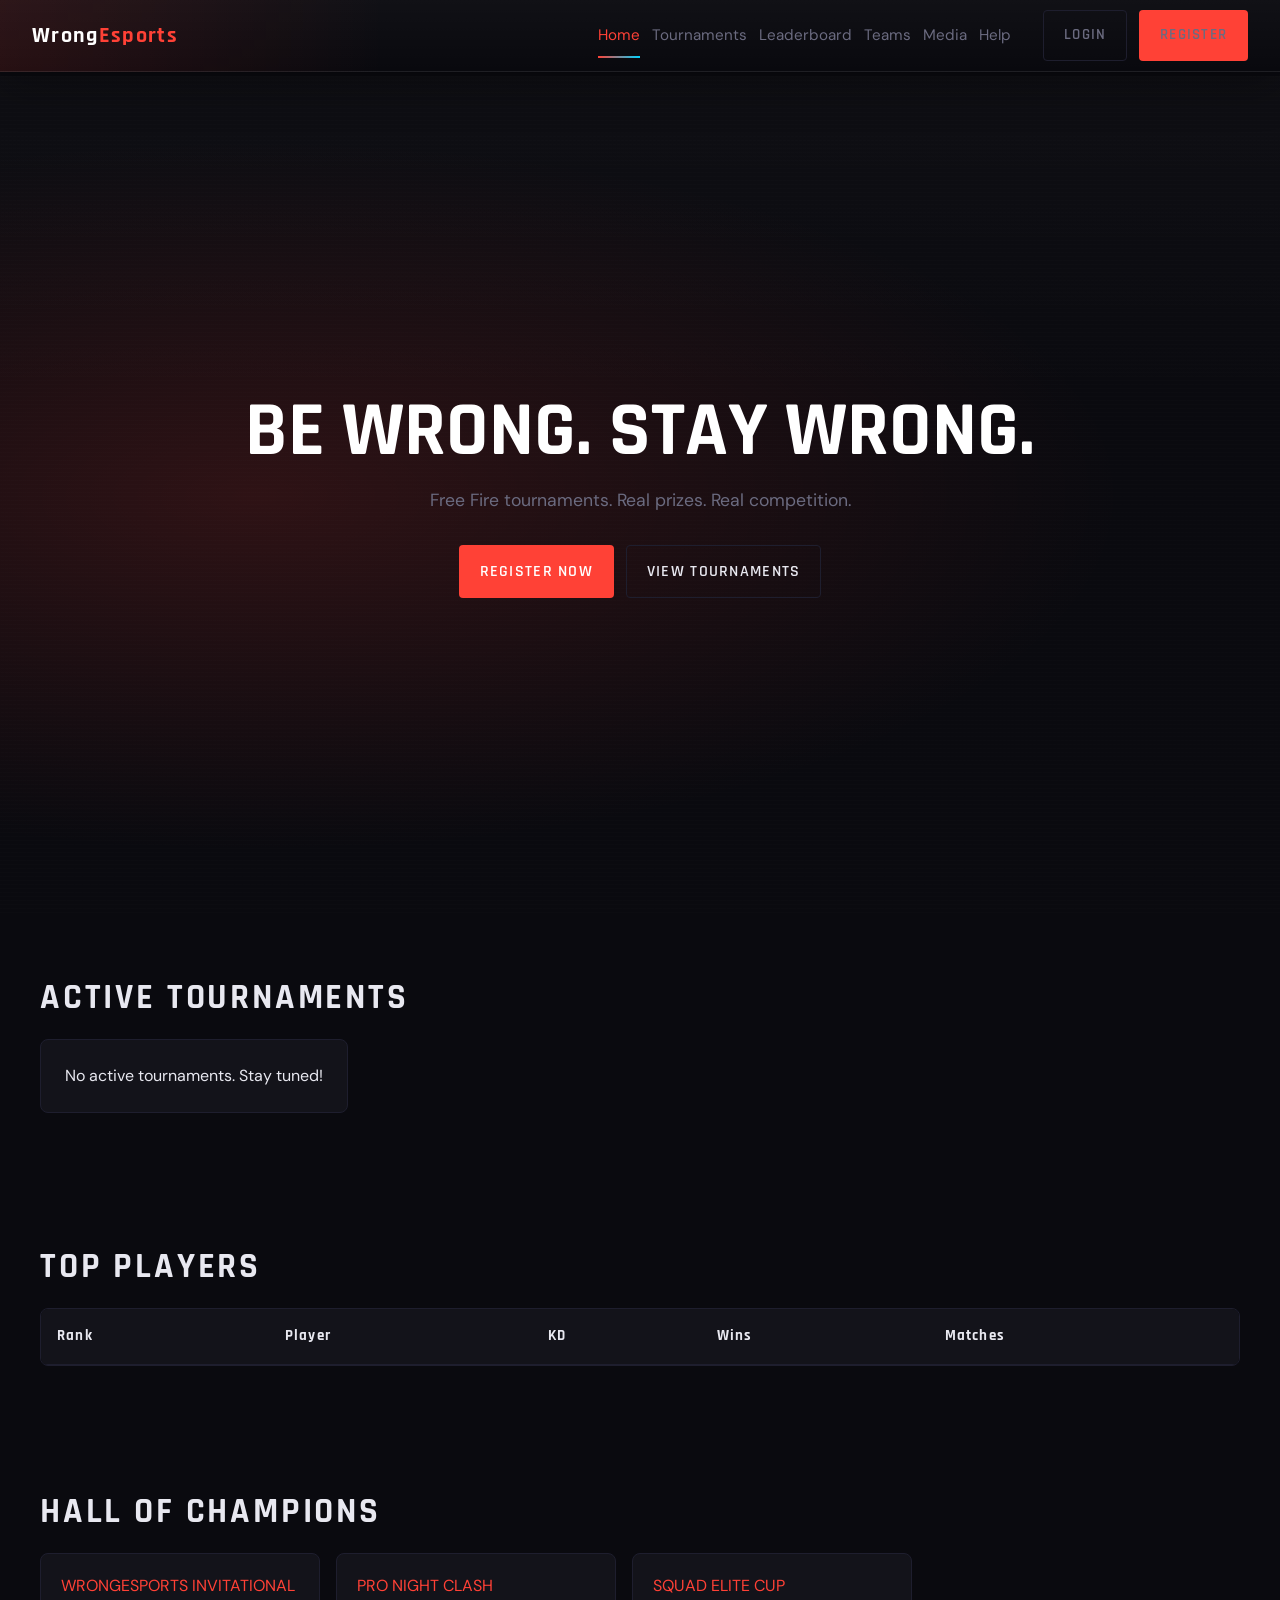
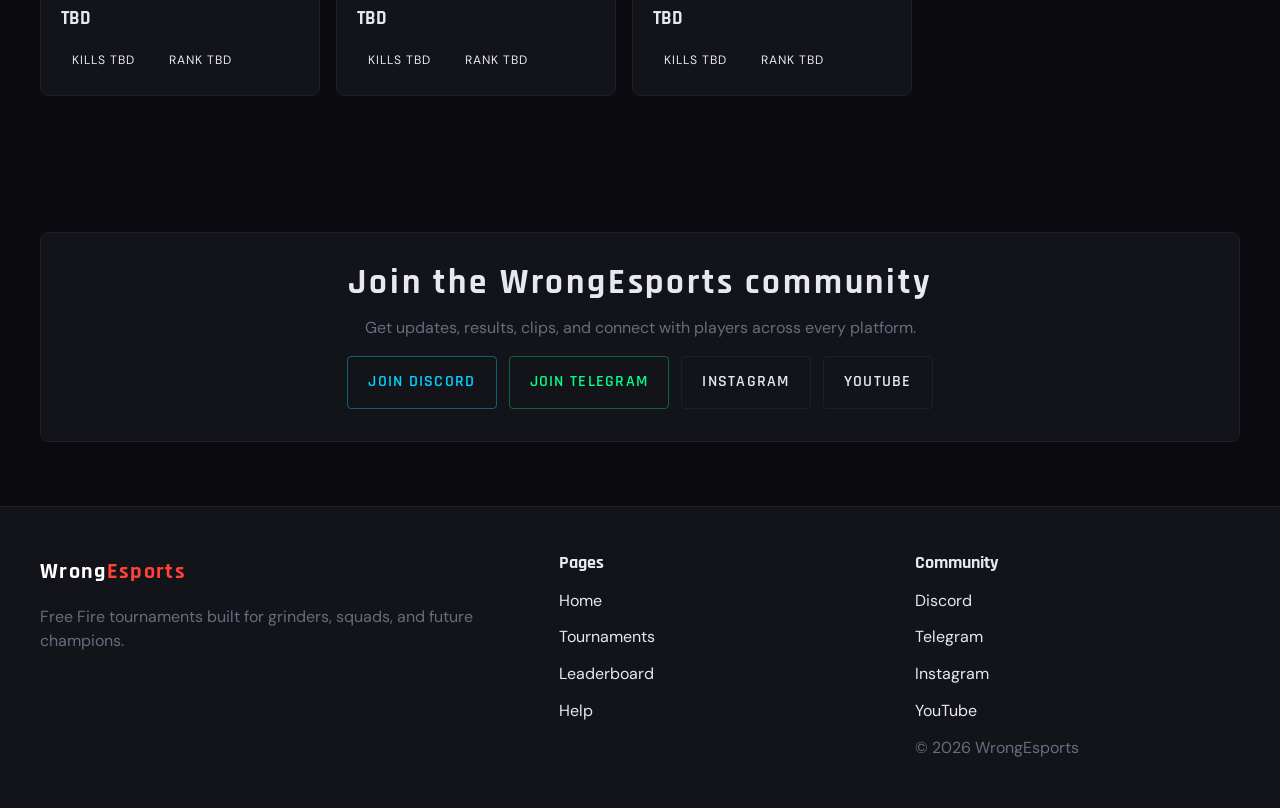
<file: index.html>
<!DOCTYPE html>
<html lang="en">
<head>
  <meta charset="UTF-8">
  <meta name="viewport" content="width=device-width, initial-scale=1.0">
  <title>Home | WrongEsports</title>
  <meta name="description" content="Free Fire tournaments. Real prizes.">
  <meta property="og:title" content="WrongEsports">
  <meta property="og:description" content="Free Fire tournaments. Real prizes.">
  <meta property="og:image" content="https://esports.onlyaadi.in/images/og-banner.png">
  <meta property="og:type" content="website">
  <link rel="stylesheet" href="/style.css">
</head>
<body>
  <nav class="navbar">
    <a href="/" class="nav-logo">Wrong<span>Esports</span></a>
    <button class="nav-toggle" id="navToggle" aria-label="Toggle navigation">&#9776;</button>
    <div class="nav-links" id="navLinks">
      <a href="/">Home</a>
      <a href="/tournaments">Tournaments</a>
      <a href="/leaderboard">Leaderboard</a>
      <a href="/teams">Teams</a>
      <a href="/media">Media</a>
      <a href="/help">Help</a>
    </div>
    <div class="nav-auth" id="navAuth"></div>
  </nav>

  <main>
    <section class="hero hero-home">
      <div class="hero-content">
        <h1>BE WRONG. STAY WRONG.</h1>
        <p>Free Fire tournaments. Real prizes. Real competition.</p>
        <div class="inline-actions" style="justify-content:center; margin-top:2rem;">
          <a href="/register" class="btn-primary">Register Now</a>
          <a href="/tournaments" class="btn-secondary">View Tournaments</a>
        </div>
      </div>
    </section>

    <section class="section">
      <div class="page-shell">
        <div class="section-head"><h2 class="section-title">ACTIVE TOURNAMENTS</h2></div>
        <div class="horizontal-scroll" id="homeTournaments"></div>
      </div>
    </section>

    <section class="section">
      <div class="page-shell">
        <div class="section-head"><h2 class="section-title">TOP PLAYERS</h2></div>
        <div id="topPlayersTable"></div>
      </div>
    </section>

    <section class="section">
      <div class="page-shell">
        <div class="section-head"><h2 class="section-title">HALL OF CHAMPIONS</h2></div>
        <div class="horizontal-scroll">
          <article class="surface-card showcase-card">
            <p style="color:var(--primary);">WRONGESPORTS INVITATIONAL</p>
            <h3 style="margin-top:0.75rem;">TBD</h3>
            <div class="inline-actions" style="margin-top:1rem;"><span class="pill">Kills TBD</span><span class="pill">Rank TBD</span></div>
          </article>
          <article class="surface-card showcase-card">
            <p style="color:var(--primary);">PRO NIGHT CLASH</p>
            <h3 style="margin-top:0.75rem;">TBD</h3>
            <div class="inline-actions" style="margin-top:1rem;"><span class="pill">Kills TBD</span><span class="pill">Rank TBD</span></div>
          </article>
          <article class="surface-card showcase-card">
            <p style="color:var(--primary);">SQUAD ELITE CUP</p>
            <h3 style="margin-top:0.75rem;">TBD</h3>
            <div class="inline-actions" style="margin-top:1rem;"><span class="pill">Kills TBD</span><span class="pill">Rank TBD</span></div>
          </article>
        </div>
        <!-- Admin updates match results which will populate this dynamically in future -->
      </div>
    </section>

    <section class="section">
      <div class="page-shell">
        <div class="community-card card stack">
          <h2 class="section-title">Join the WrongEsports community</h2>
          <p>Get updates, results, clips, and connect with players across every platform.</p>
          <div class="inline-actions" style="justify-content:center;">
            <a class="btn-accent" href="https://discord.com/invite/TvwWTkFPSf" target="_blank" rel="noreferrer">Join Discord</a>
            <a class="btn-success" href="https://t.me/wrongsports" target="_blank" rel="noreferrer">Join Telegram</a>
            <a class="btn-secondary" href="https://www.instagram.com/mrwrongsports/" target="_blank" rel="noreferrer">Instagram</a>
            <a class="btn-secondary" href="https://www.youtube.com/@wrongsprots" target="_blank" rel="noreferrer">YouTube</a>
          </div>
        </div>
      </div>
    </section>
  </main>

  <footer class="footer">
    <div class="page-shell footer-grid">
      <div>
        <div class="nav-logo">Wrong<span>Esports</span></div>
        <p style="margin-top:1rem;">Free Fire tournaments built for grinders, squads, and future champions.</p>
      </div>
      <div>
        <h3 class="footer-title">Pages</h3>
        <div class="footer-links">
          <a href="/">Home</a>
          <a href="/tournaments">Tournaments</a>
          <a href="/leaderboard">Leaderboard</a>
          <a href="/help">Help</a>
        </div>
      </div>
      <div>
        <h3 class="footer-title">Community</h3>
        <div class="footer-links">
          <a href="https://discord.com/invite/TvwWTkFPSf" target="_blank" rel="noreferrer">Discord</a>
          <a href="https://t.me/wrongsports" target="_blank" rel="noreferrer">Telegram</a>
          <a href="https://www.instagram.com/mrwrongsports/" target="_blank" rel="noreferrer">Instagram</a>
          <a href="https://www.youtube.com/@wrongsprots" target="_blank" rel="noreferrer">YouTube</a>
          <p class="footer-copy">&copy; 2026 WrongEsports</p>
        </div>
      </div>
    </div>
  </footer>

  <script src="/js/config.js"></script>
  <script src="/js/auth.js"></script>
  <script src="/js/api.js"></script>
  <script src="/js/app.js"></script>
  <script src="/js/home.js"></script>
</body>
</html>
</file>
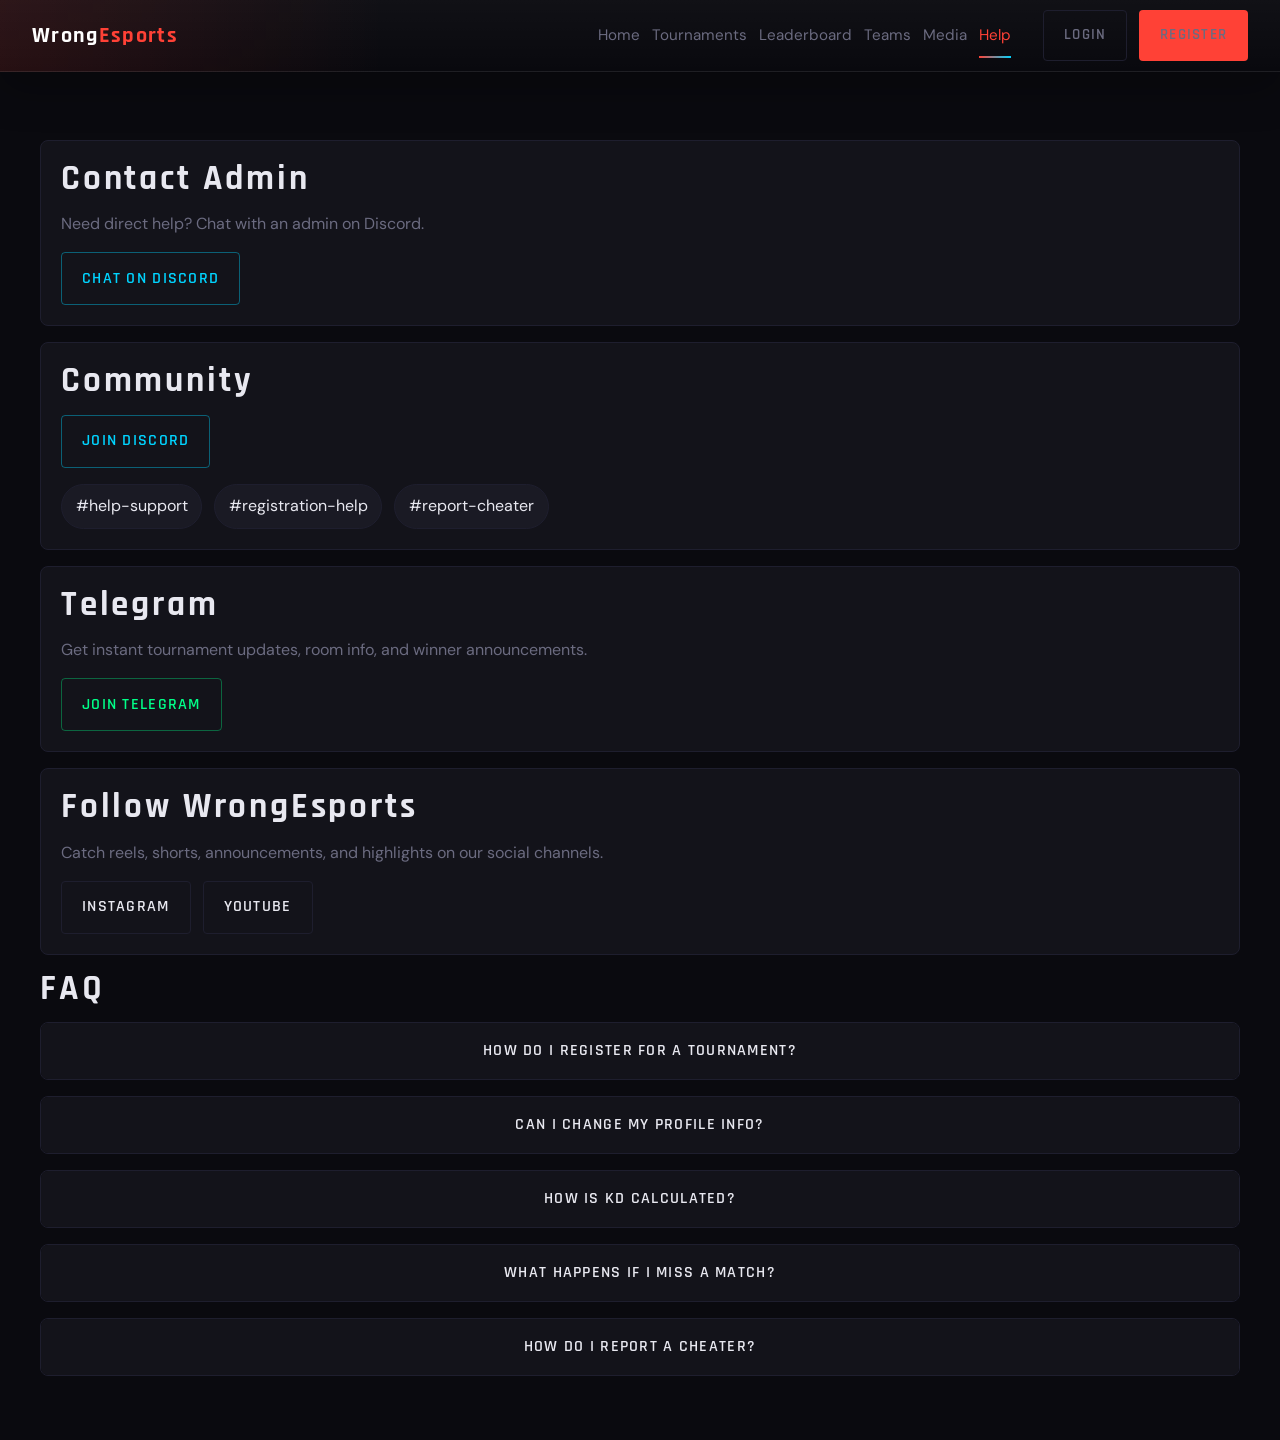
<file: help.html>
<!DOCTYPE html>
<html lang="en">
<head>
  <meta charset="UTF-8">
  <meta name="viewport" content="width=device-width, initial-scale=1.0">
  <title>Help | WrongEsports</title>
  <link rel="stylesheet" href="/style.css">
</head>
<body>
  <nav class="navbar">
    <a href="/" class="nav-logo">Wrong<span>Esports</span></a>
    <button class="nav-toggle" id="navToggle" aria-label="Toggle navigation">&#9776;</button>
    <div class="nav-links" id="navLinks">
      <a href="/">Home</a>
      <a href="/tournaments">Tournaments</a>
      <a href="/leaderboard">Leaderboard</a>
      <a href="/teams">Teams</a>
      <a href="/media">Media</a>
      <a href="/help">Help</a>
    </div>
    <div class="nav-auth" id="navAuth"></div>
  </nav>

  <main>
    <section class="section">
      <div class="page-shell stack">
        <article class="surface-card stack">
          <h1 class="section-title">Contact Admin</h1>
          <p>Need direct help? Chat with an admin on Discord.</p>
          <div class="inline-actions"><button class="btn-accent" id="helpDiscordBtn">Chat on Discord</button></div>
        </article>

        <article class="surface-card stack">
          <h2 class="section-title">Community</h2>
          <div class="inline-actions"><button class="btn-accent" id="helpDiscordBtn2">Join Discord</button></div>
          <div class="channel-pills">
            <span class="channel-pill">#help-support</span>
            <span class="channel-pill">#registration-help</span>
            <span class="channel-pill">#report-cheater</span>
          </div>
        </article>

        <article class="surface-card stack">
          <h2 class="section-title">Telegram</h2>
          <p>Get instant tournament updates, room info, and winner announcements.</p>
          <div class="inline-actions"><button class="btn-success" id="helpTelegramBtn">Join Telegram</button></div>
        </article>

        <article class="surface-card stack">
          <h2 class="section-title">Follow WrongEsports</h2>
          <p>Catch reels, shorts, announcements, and highlights on our social channels.</p>
          <div class="inline-actions">
            <a class="btn-secondary" href="https://www.instagram.com/mrwrongsports/" target="_blank" rel="noreferrer">Instagram</a>
            <a class="btn-secondary" href="https://www.youtube.com/@wrongsprots" target="_blank" rel="noreferrer">YouTube</a>
          </div>
        </article>

        <section class="stack">
          <h2 class="section-title">FAQ</h2>
          <div class="accordion-item"><button class="accordion-trigger">How do I register for a tournament?</button><div class="accordion-content"><p>Go to Tournaments page, click a tournament, and click Register. You must be logged in.</p></div></div>
          <div class="accordion-item"><button class="accordion-trigger">Can I change my profile info?</button><div class="accordion-content"><p>Yes. Go to Dashboard &gt; Change Request and submit a request. Admin will review within 24 hours.</p></div></div>
          <div class="accordion-item"><button class="accordion-trigger">How is KD calculated?</button><div class="accordion-content"><p>KD = Total Kills divided by (Total Matches minus Total Wins). Higher is better.</p></div></div>
          <div class="accordion-item"><button class="accordion-trigger">What happens if I miss a match?</button><div class="accordion-content"><p>You will be marked as 0 kills and eliminated. No refunds or reschedules.</p></div></div>
          <div class="accordion-item"><button class="accordion-trigger">How do I report a cheater?</button><div class="accordion-content"><p>Join Discord and post in #report-cheater with the player's UID and evidence.</p></div></div>
        </section>
      </div>
    </section>
  </main>

  <script src="/js/config.js"></script>
  <script src="/js/auth.js"></script>
  <script src="/js/api.js"></script>
  <script src="/js/app.js"></script>
  <script src="/js/home.js"></script>
  <script src="/js/help.js"></script>
</body>
</html>
</file>
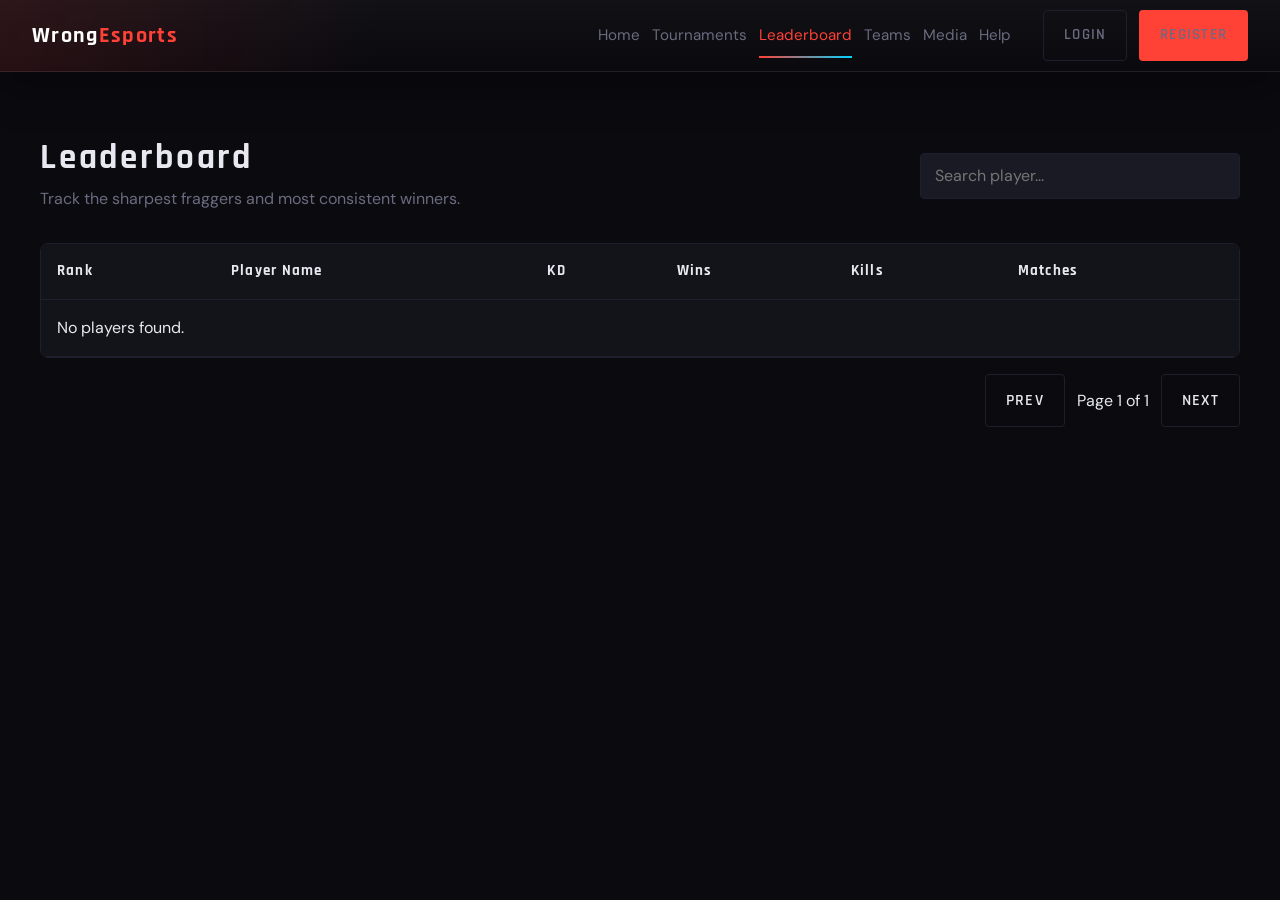
<file: leaderboard.html>
<!DOCTYPE html>
<html lang="en">
<head>
  <meta charset="UTF-8">
  <meta name="viewport" content="width=device-width, initial-scale=1.0">
  <title>Leaderboard | WrongEsports</title>
  <link rel="stylesheet" href="/style.css">
</head>
<body>
  <nav class="navbar">
    <a href="/" class="nav-logo">Wrong<span>Esports</span></a>
    <button class="nav-toggle" id="navToggle" aria-label="Toggle navigation">&#9776;</button>
    <div class="nav-links" id="navLinks">
      <a href="/">Home</a>
      <a href="/tournaments">Tournaments</a>
      <a href="/leaderboard">Leaderboard</a>
      <a href="/teams">Teams</a>
      <a href="/media">Media</a>
      <a href="/help">Help</a>
    </div>
    <div class="nav-auth" id="navAuth"></div>
  </nav>

  <main>
    <section class="section">
      <div class="page-shell stack">
        <div class="search-row">
          <div>
            <h1 class="section-title">Leaderboard</h1>
            <p style="margin-top:0.75rem;">Track the sharpest fraggers and most consistent winners.</p>
          </div>
          <input id="leaderboardSearch" placeholder="Search player..." style="max-width:320px;">
        </div>
        <div class="podium" id="podium"></div>
        <div id="leaderboardTable"></div>
      </div>
    </section>
  </main>

  <script src="/js/config.js"></script>
  <script src="/js/auth.js"></script>
  <script src="/js/api.js"></script>
  <script src="/js/app.js"></script>
  <script src="/js/home.js"></script>
  <script src="/js/leaderboard.js"></script>
</body>
</html>
</file>
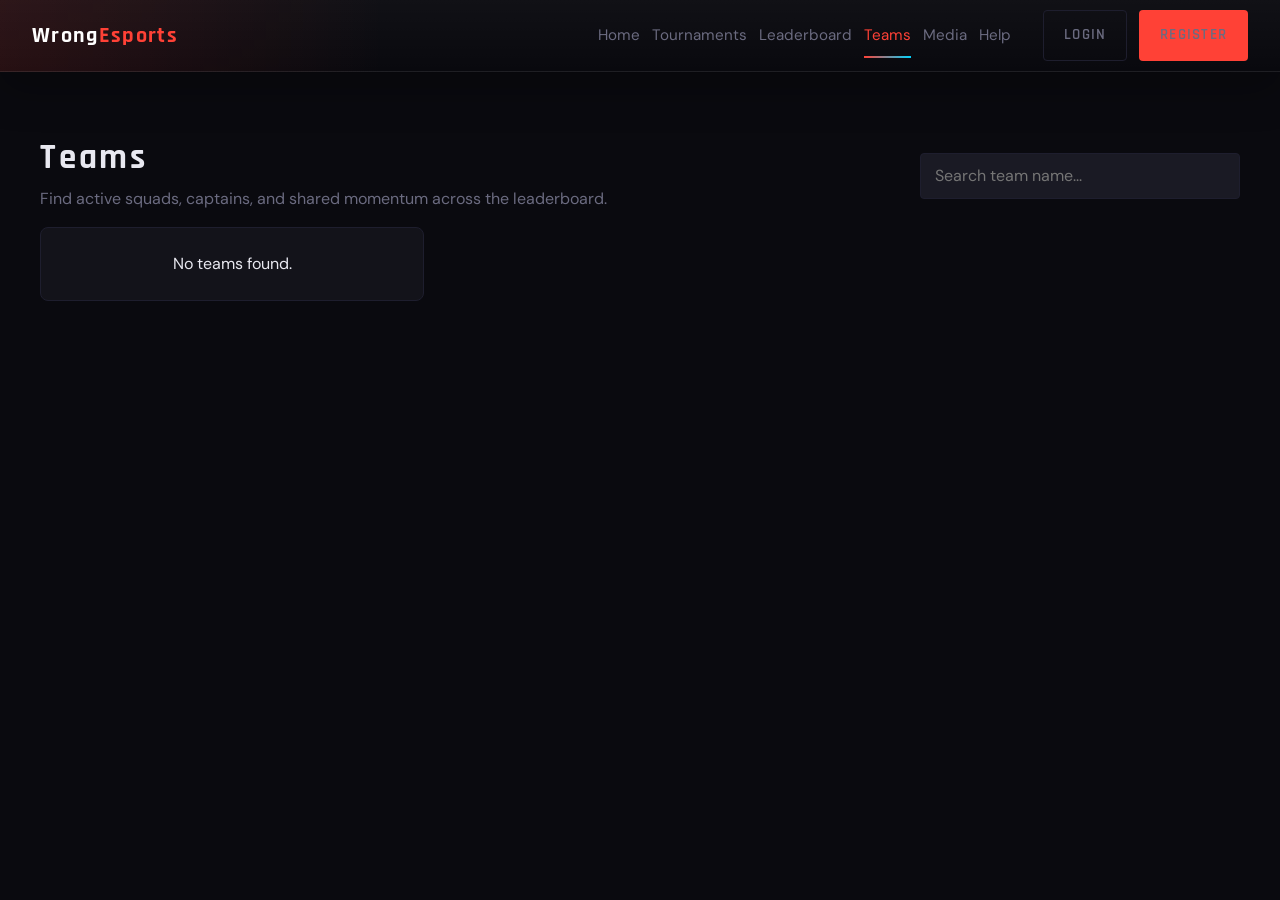
<file: teams.html>
<!DOCTYPE html>
<html lang="en">
<head>
  <meta charset="UTF-8">
  <meta name="viewport" content="width=device-width, initial-scale=1.0">
  <title>Teams | WrongEsports</title>
  <link rel="stylesheet" href="/style.css">
</head>
<body>
  <nav class="navbar">
    <a href="/" class="nav-logo">Wrong<span>Esports</span></a>
    <button class="nav-toggle" id="navToggle" aria-label="Toggle navigation">&#9776;</button>
    <div class="nav-links" id="navLinks">
      <a href="/">Home</a>
      <a href="/tournaments">Tournaments</a>
      <a href="/leaderboard">Leaderboard</a>
      <a href="/teams">Teams</a>
      <a href="/media">Media</a>
      <a href="/help">Help</a>
    </div>
    <div class="nav-auth" id="navAuth"></div>
  </nav>

  <main>
    <section class="section">
      <div class="page-shell stack">
        <div class="search-row">
          <div>
            <h1 class="section-title">Teams</h1>
            <p style="margin-top:0.75rem;">Find active squads, captains, and shared momentum across the leaderboard.</p>
          </div>
          <input id="teamSearch" placeholder="Search team name..." style="max-width:320px;">
        </div>
        <div class="team-grid" id="teamsGrid"></div>
      </div>
    </section>
  </main>

  <div class="modal" id="teamModal">
    <div class="modal-card stack">
      <button class="modal-close" id="closeTeamModal">Close</button>
      <div id="teamModalBody"></div>
    </div>
  </div>

  <script src="/js/config.js"></script>
  <script src="/js/auth.js"></script>
  <script src="/js/api.js"></script>
  <script src="/js/app.js"></script>
  <script src="/js/home.js"></script>
  <script src="/js/teams.js"></script>
</body>
</html>
</file>
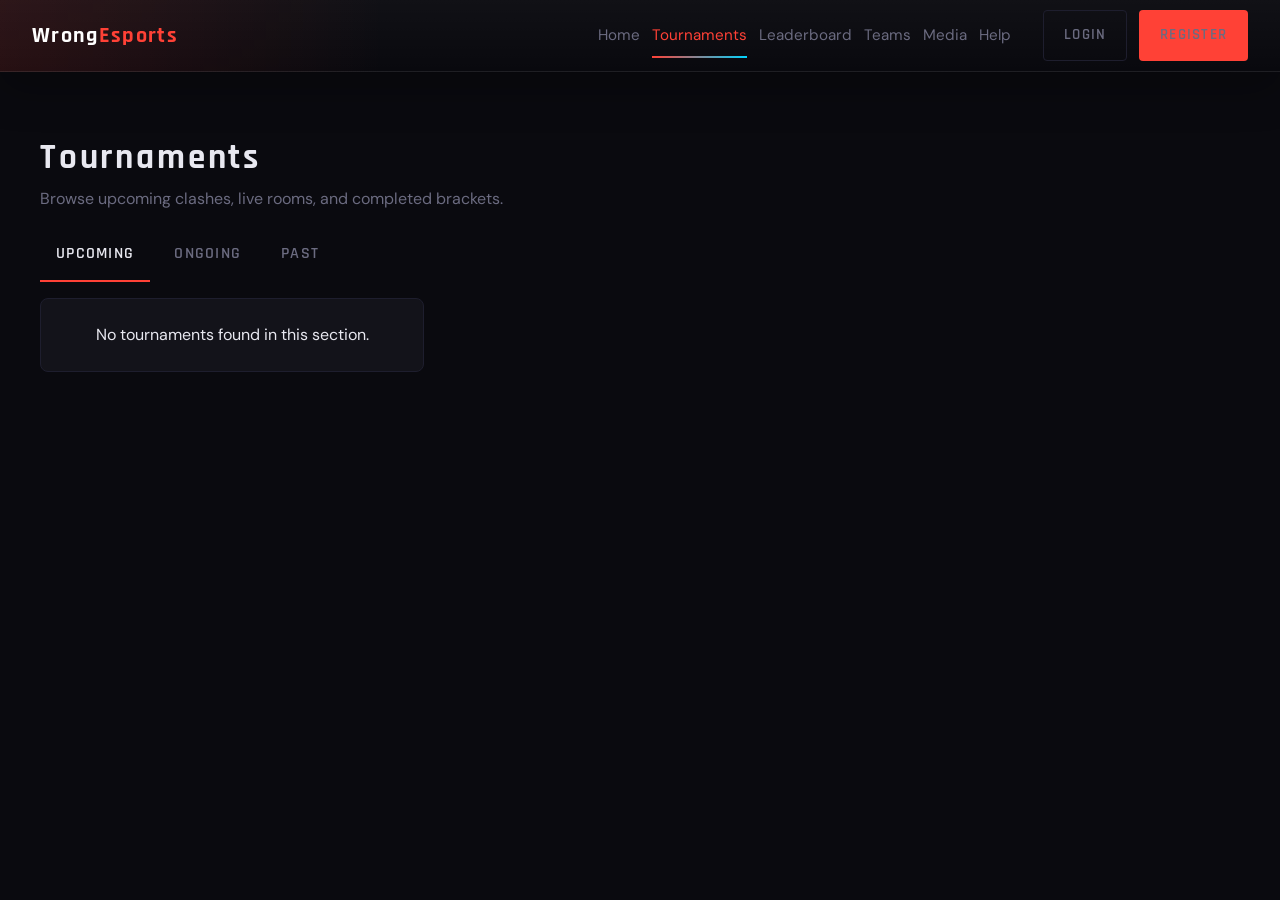
<file: tournaments.html>
<!DOCTYPE html>
<html lang="en">
<head>
  <meta charset="UTF-8">
  <meta name="viewport" content="width=device-width, initial-scale=1.0">
  <title>Tournaments | WrongEsports</title>
  <link rel="stylesheet" href="/style.css">
</head>
<body>
  <nav class="navbar">
    <a href="/" class="nav-logo">Wrong<span>Esports</span></a>
    <button class="nav-toggle" id="navToggle" aria-label="Toggle navigation">&#9776;</button>
    <div class="nav-links" id="navLinks">
      <a href="/">Home</a>
      <a href="/tournaments">Tournaments</a>
      <a href="/leaderboard">Leaderboard</a>
      <a href="/teams">Teams</a>
      <a href="/media">Media</a>
      <a href="/help">Help</a>
    </div>
    <div class="nav-auth" id="navAuth"></div>
  </nav>

  <main>
    <section class="section">
      <div class="page-shell stack">
        <div>
          <h1 class="section-title">Tournaments</h1>
          <p style="margin-top:0.75rem;">Browse upcoming clashes, live rooms, and completed brackets.</p>
        </div>
        <div class="filter-tabs">
          <button class="filter-btn active" data-status="upcoming">Upcoming</button>
          <button class="filter-btn" data-status="ongoing">Ongoing</button>
          <button class="filter-btn" data-status="past">Past</button>
        </div>
        <div class="tournament-grid" id="tournamentsGrid"></div>
      </div>
    </section>
  </main>

  <script src="/js/config.js"></script>
  <script src="/js/auth.js"></script>
  <script src="/js/api.js"></script>
  <script src="/js/app.js"></script>
  <script src="/js/home.js"></script>
  <script src="/js/tournaments.js"></script>
</body>
</html>
</file>
<file: style.css>
@import url("https://fonts.googleapis.com/css2?family=DM+Sans:wght@400;500&family=Rajdhani:wght@500;600;700&display=swap");

:root {
  --primary: #ff4136;
  --bg: #0a0a0f;
  --surface: #13131a;
  --surface2: #1a1a24;
  --border: #1e1e2e;
  --text: #e8e8f0;
  --muted: #6b6b80;
  --accent: #00d4ff;
  --success: #00ff88;
  --warning: #ffaa00;
  --danger: #ff5c73;
  --shadow: 0 20px 50px rgba(0, 0, 0, 0.35);
  --container: 1200px;
}

* {
  box-sizing: border-box;
}

html {
  scroll-behavior: smooth;
}

body {
  margin: 0;
  min-width: 360px;
  background: var(--bg);
  color: var(--text);
  font-family: "DM Sans", sans-serif;
  line-height: 1.5;
  overflow-x: hidden;
}

body.nav-open {
  overflow: hidden;
}

img {
  max-width: 100%;
  display: block;
}

a {
  color: inherit;
  text-decoration: none;
  transition: 0.2s ease;
}

button,
input,
select,
textarea {
  font: inherit;
}

button {
  cursor: pointer;
}

main {
  padding-top: 76px;
}

.page-shell {
  width: min(100% - 2rem, var(--container));
  margin: 0 auto;
}

.section {
  padding: 4rem 0;
}

.section-head {
  display: flex;
  align-items: center;
  justify-content: space-between;
  gap: 1rem;
  margin-bottom: 1.5rem;
}

.section-title,
h1,
h2,
h3,
h4,
.heading {
  margin: 0;
  font-family: "Rajdhani", sans-serif;
  line-height: 1;
}

.section-title {
  font-size: clamp(1.5rem, 3vw, 2.2rem);
  letter-spacing: 0.08em;
}

p {
  margin: 0;
  color: var(--muted);
}

.card {
  background: var(--surface);
  border: 1px solid var(--border);
  border-radius: 8px;
  transition: 0.2s ease;
}

.card:hover {
  border-color: var(--primary);
}

.btn,
button,
.button-link,
a.btn-primary,
a.btn-secondary,
a.btn-accent,
a.btn-success {
  display: inline-flex;
  align-items: center;
  justify-content: center;
  min-height: 44px;
  padding: 0.85rem 1.25rem;
  border-radius: 4px;
  border: 1px solid transparent;
  font-family: "Rajdhani", sans-serif;
  font-weight: 600;
  letter-spacing: 0.08em;
  text-transform: uppercase;
  transition: 0.2s ease;
}

.btn-primary,
button.btn-primary,
.button-link.btn-primary,
a.btn-primary {
  background: var(--primary);
  color: #fff;
}

.btn-primary:hover,
button.btn-primary:hover,
.button-link.btn-primary:hover,
a.btn-primary:hover {
  filter: brightness(1.1);
}

.btn-secondary,
button.btn-secondary,
.button-link.btn-secondary,
a.btn-secondary {
  background: transparent;
  border-color: var(--border);
  color: var(--text);
}

.btn-secondary:hover,
button.btn-secondary:hover,
.button-link.btn-secondary:hover,
a.btn-secondary:hover {
  border-color: var(--text);
}

.btn-accent,
a.btn-accent {
  background: transparent;
  color: var(--accent);
  border-color: rgba(0, 212, 255, 0.4);
}

.btn-success,
a.btn-success {
  background: transparent;
  color: var(--success);
  border-color: rgba(0, 255, 136, 0.35);
}

input,
select,
textarea {
  width: 100%;
  min-height: 44px;
  padding: 10px 14px;
  color: var(--text);
  background: var(--surface2);
  border: 1px solid var(--border);
  border-radius: 4px;
  transition: 0.2s ease;
}

textarea {
  min-height: 120px;
  resize: vertical;
}

input:focus,
select:focus,
textarea:focus {
  outline: none;
  border-color: var(--accent);
}

label {
  display: block;
  margin-bottom: 0.45rem;
  color: var(--text);
  font-size: 0.95rem;
}

.field {
  display: grid;
  gap: 0.5rem;
}

.field-error {
  min-height: 18px;
  color: var(--danger);
  font-size: 0.85rem;
}

.grid {
  display: grid;
  gap: 1.5rem;
}

.grid-2 {
  grid-template-columns: repeat(2, minmax(0, 1fr));
}

.grid-3 {
  grid-template-columns: repeat(3, minmax(0, 1fr));
}

.grid-4 {
  grid-template-columns: repeat(4, minmax(0, 1fr));
}

.pill,
.status-badge,
.game-badge {
  display: inline-flex;
  align-items: center;
  justify-content: center;
  gap: 0.3rem;
  padding: 0.35rem 0.7rem;
  border-radius: 999px;
  font-size: 0.76rem;
  text-transform: uppercase;
  letter-spacing: 0.08em;
}

.game-badge {
  background: var(--surface2);
  color: var(--accent);
}

.status-upcoming {
  color: var(--warning);
  background: rgba(255, 170, 0, 0.12);
}

.status-ongoing {
  color: var(--success);
  background: rgba(0, 255, 136, 0.12);
}

.status-past,
.status-rejected {
  color: var(--muted);
  background: rgba(107, 107, 128, 0.14);
}

.status-approved,
.status-verified {
  color: var(--success);
  background: rgba(0, 255, 136, 0.12);
}

.status-pending {
  color: var(--warning);
  background: rgba(255, 170, 0, 0.12);
}

.table-wrap {
  overflow-x: auto;
  border: 1px solid var(--border);
  border-radius: 8px;
}

table {
  width: 100%;
  border-collapse: collapse;
  min-width: 680px;
  background: var(--surface);
}

th,
td {
  padding: 1rem;
  text-align: left;
  border-bottom: 1px solid var(--border);
}

th {
  font-family: "Rajdhani", sans-serif;
  letter-spacing: 0.08em;
  font-size: 0.95rem;
  color: var(--text);
}

tbody tr {
  transition: 0.2s ease;
}

tbody tr:hover {
  background: var(--surface2);
}

.table-clickable tbody tr {
  cursor: pointer;
}

.navbar {
  position: fixed;
  inset: 0 0 auto;
  z-index: 100;
  min-height: 72px;
  display: flex;
  align-items: center;
  gap: 1rem;
  padding: 0.75rem 1rem;
  background:
    linear-gradient(90deg, rgba(255, 65, 54, 0.12), transparent 30%),
    linear-gradient(180deg, rgba(255, 255, 255, 0.03), transparent),
    rgba(10, 10, 15, 0.95);
  backdrop-filter: blur(14px);
  border-bottom: 1px solid rgba(255, 255, 255, 0.06);
  box-shadow: 0 18px 40px rgba(0, 0, 0, 0.25);
}

.nav-logo {
  margin-right: auto;
  color: #fff;
  font-family: "Rajdhani", sans-serif;
  font-size: 1.4rem;
  font-weight: 700;
  letter-spacing: 0.06em;
}

.nav-logo span {
  color: var(--primary);
}

.nav-links,
.nav-auth {
  display: flex;
  align-items: center;
  gap: 0.75rem;
}

.nav-links a,
.nav-auth a,
.nav-auth button {
  color: var(--muted);
  font-size: 0.95rem;
}

.nav-links a:hover,
.nav-auth a:hover,
.nav-auth button:hover {
  color: var(--text);
}

.nav-links a {
  position: relative;
  padding: 0.35rem 0;
}

.nav-links a::after {
  content: "";
  position: absolute;
  left: 0;
  right: 0;
  bottom: -0.35rem;
  height: 2px;
  background: linear-gradient(90deg, var(--primary), var(--accent));
  transform: scaleX(0);
  transform-origin: left;
  transition: transform 0.2s ease;
}

.nav-links a:hover::after,
.nav-links a.active::after {
  transform: scaleX(1);
}

.nav-links a.active {
  color: var(--primary);
}

.nav-user-card {
  display: inline-flex;
  align-items: center;
  gap: 0.75rem;
  padding: 0.45rem 0.85rem;
  border-radius: 999px;
  background: linear-gradient(135deg, rgba(255, 65, 54, 0.14), rgba(0, 212, 255, 0.08));
  border: 1px solid rgba(255, 255, 255, 0.08);
}

.nav-dashboard-chip {
  min-height: 44px;
  transition: transform 0.2s ease, border-color 0.2s ease, box-shadow 0.2s ease;
}

.nav-dashboard-chip:hover {
  color: inherit;
  border-color: rgba(0, 212, 255, 0.28);
  box-shadow: 0 12px 26px rgba(0, 0, 0, 0.22);
  transform: translateY(-1px);
}

.nav-user-avatar,
.identity-chip-mark {
  width: 38px;
  height: 38px;
  display: inline-flex;
  align-items: center;
  justify-content: center;
  border-radius: 50%;
  background: linear-gradient(135deg, var(--primary), #ff7a45);
  color: #fff;
  font-family: "Rajdhani", sans-serif;
  font-size: 1rem;
  font-weight: 700;
  letter-spacing: 0.08em;
  box-shadow: 0 10px 22px rgba(255, 65, 54, 0.22);
}

.nav-user-copy,
.identity-chip {
  display: inline-flex;
  align-items: center;
  gap: 0.75rem;
}

.nav-user-copy {
  flex-direction: column;
  align-items: flex-start;
  gap: 0.1rem;
}

.nav-user-copy strong {
  color: var(--text);
  line-height: 1;
}

.nav-user-copy small {
  color: var(--muted);
  font-size: 0.74rem;
  letter-spacing: 0.08em;
  text-transform: uppercase;
}

.nav-toggle {
  display: inline-flex;
  align-items: center;
  justify-content: center;
  width: 44px;
  height: 44px;
  padding: 0;
  background: transparent;
  color: #fff;
  border-color: var(--border);
  font-size: 1.2rem;
}

.hero {
  min-height: calc(100vh - 60px);
}

.footer {
  background: var(--surface);
  padding: 3rem 0;
  border-top: 1px solid var(--border);
}

.footer-grid {
  display: grid;
  gap: 2rem;
}

.footer-title {
  margin-bottom: 1rem;
  font-size: 1.1rem;
}

.footer-links {
  display: grid;
  gap: 0.8rem;
}

.footer-copy {
  color: var(--muted);
}

.surface-card {
  padding: 1.25rem;
  background: var(--surface);
  border: 1px solid var(--border);
  border-radius: 8px;
  transition: 0.2s ease;
}

.surface-card:hover {
  border-color: var(--primary);
}

.empty-state,
.error-card,
.loading-card {
  padding: 1.5rem;
  text-align: center;
  background: var(--surface);
  border: 1px solid var(--border);
  border-radius: 8px;
}

.error-card {
  border-color: rgba(255, 65, 54, 0.3);
}

.error-text {
  color: #ff8c87;
}

.notice-card {
  padding: 1rem 1.25rem;
  background: rgba(0, 212, 255, 0.08);
  border: 1px solid rgba(0, 212, 255, 0.18);
  border-radius: 8px;
  color: var(--text);
}

.stack {
  display: grid;
  gap: 1rem;
}

.inline-actions {
  display: flex;
  flex-wrap: wrap;
  gap: 0.75rem;
}

.stats-grid {
  display: grid;
  gap: 1rem;
  grid-template-columns: repeat(4, minmax(0, 1fr));
}

.stat-card h3 {
  font-size: 0.9rem;
  color: var(--muted);
  margin-bottom: 0.75rem;
}

.stat-card strong {
  font-family: "Rajdhani", sans-serif;
  font-size: clamp(1.7rem, 4vw, 2.5rem);
}

.tabs,
.filter-tabs {
  display: flex;
  flex-wrap: wrap;
  gap: 0.5rem;
}

.tab-btn,
.filter-btn {
  background: transparent;
  color: var(--muted);
  border: none;
  border-bottom: 2px solid transparent;
  border-radius: 0;
  padding: 0.9rem 1rem;
}

.tab-btn.active,
.filter-btn.active {
  color: var(--text);
  border-bottom-color: var(--primary);
}

.panel {
  display: none;
}

.panel.active {
  display: block;
}

.form-card {
  width: min(100% - 2rem, 480px);
  margin: 0 auto;
  padding: 2rem;
  background: var(--surface);
  border: 1px solid var(--border);
  border-radius: 10px;
  box-shadow: var(--shadow);
}

.auth-shell {
  min-height: 100vh;
  display: grid;
  place-items: center;
  padding: 5rem 0 3rem;
}

.auth-logo {
  font-size: 1.8rem;
  margin-bottom: 0.75rem;
  text-align: center;
}

.auth-logo span {
  color: var(--primary);
}

.auth-subtext {
  text-align: center;
  margin-bottom: 1.5rem;
}

.form-actions {
  display: grid;
  gap: 0.9rem;
}

.modal {
  position: fixed;
  inset: 0;
  display: none;
  align-items: center;
  justify-content: center;
  padding: 1rem;
  background: rgba(0, 0, 0, 0.72);
  z-index: 120;
}

.modal.active {
  display: flex;
}

.modal-card {
  width: min(100%, 640px);
  max-height: 90vh;
  overflow: auto;
  padding: 1.5rem;
  background: var(--surface);
  border: 1px solid var(--border);
  border-radius: 10px;
  box-shadow: var(--shadow);
}

.modal-close {
  margin-left: auto;
  display: inline-flex;
  background: transparent;
  color: var(--text);
  border-color: var(--border);
}

.banner-fallback {
  background:
    linear-gradient(135deg, rgba(255, 65, 54, 0.85), rgba(0, 212, 255, 0.25)),
    linear-gradient(180deg, rgba(255, 255, 255, 0.05), transparent);
}

.skeleton {
  background: linear-gradient(90deg, var(--surface) 25%, var(--surface2) 50%, var(--surface) 75%);
  background-size: 200% 100%;
  animation: shimmer 1.5s infinite;
  border-radius: 4px;
}

@keyframes shimmer {
  0% {
    background-position: -200% 0;
  }

  100% {
    background-position: 200% 0;
  }
}

::-webkit-scrollbar {
  width: 6px;
  height: 6px;
}

::-webkit-scrollbar-track {
  background: var(--bg);
}

::-webkit-scrollbar-thumb {
  background: var(--primary);
  border-radius: 999px;
}

.hidden {
  display: none !important;
}

@media (max-width: 767px) {
  .navbar {
    padding: 0 1rem;
    gap: 0.75rem;
  }

  .nav-links,
  .nav-auth {
    position: absolute;
    left: 1rem;
    right: 1rem;
    top: 78px;
    display: none;
    flex-direction: column;
    align-items: stretch;
    padding: 1rem;
    background: rgba(19, 19, 26, 0.98);
    border: 1px solid var(--border);
    border-radius: 10px;
  }

  .nav-links.open,
  .nav-auth.open {
    display: flex;
  }

  .grid-2,
  .grid-3,
  .grid-4,
  .stats-grid {
    grid-template-columns: 1fr;
  }

  .footer-grid {
    grid-template-columns: 1fr;
  }

  .section {
    padding: 3rem 0;
  }
}

@media (min-width: 768px) {
  .nav-toggle {
    display: none;
  }

  .footer-grid {
    grid-template-columns: 1.5fr 1fr 1fr;
  }
}

@media (min-width: 1200px) {
  .navbar {
    padding: 0 2rem;
    gap: 2rem;
  }
}
.hero-home {
  position: relative;
  display: grid;
  place-items: center;
  text-align: center;
  background:
    radial-gradient(ellipse at 20% 50%, rgba(255, 65, 54, 0.15) 0%, transparent 60%),
    linear-gradient(180deg, rgba(255, 255, 255, 0.02), transparent 40%),
    var(--bg);
  overflow: hidden;
}

.hero-home::before {
  content: "";
  position: absolute;
  inset: 0;
  background: repeating-linear-gradient(
    to bottom,
    rgba(255, 255, 255, 0.03) 0,
    rgba(255, 255, 255, 0.03) 1px,
    transparent 1px,
    transparent 4px
  );
  opacity: 0.25;
  pointer-events: none;
}

.hero-content {
  position: relative;
  z-index: 1;
  width: min(100% - 2rem, 900px);
}

.hero-content h1 {
  font-size: clamp(2.5rem, 6vw, 5rem);
  color: #fff;
}

.hero-content p {
  margin-top: 1rem;
  font-size: 1.1rem;
}

.horizontal-scroll {
  display: flex;
  gap: 1rem;
  overflow-x: auto;
  padding-bottom: 0.5rem;
}

.tournament-strip-card,
.showcase-card {
  min-width: 280px;
  overflow: hidden;
}

.tournament-banner,
.card-banner {
  height: 160px;
  background-position: center;
  background-size: cover;
}

.tournament-card-body,
.card-body {
  padding: 1rem;
  display: grid;
  gap: 0.85rem;
}

.card-footer {
  display: flex;
  align-items: center;
  justify-content: space-between;
  gap: 0.75rem;
  padding: 1rem;
  border-top: 1px solid var(--border);
}

.community-card {
  text-align: center;
  padding: 2rem;
}

.tab-shell {
  display: grid;
  gap: 1.5rem;
}

.tournament-grid,
.team-grid,
.media-grid {
  display: grid;
  gap: 1.5rem;
}

.tournament-grid {
  grid-template-columns: 1fr;
}

.tournament-card {
  overflow: hidden;
  display: grid;
}

.tournament-card .card-banner {
  height: 160px;
}

.clickable-card {
  cursor: pointer;
}

.info-strip {
  display: grid;
  gap: 1rem;
  padding: 1rem 0;
  border-bottom: 1px solid var(--border);
}

.info-strip-item {
  padding-right: 1rem;
}

.detail-layout {
  display: grid;
  gap: 2rem;
}

.tournament-hero {
  position: relative;
  height: 250px;
  border-radius: 12px;
  overflow: hidden;
  border: 1px solid var(--border);
}

.tournament-hero::after {
  content: "";
  position: absolute;
  inset: 0;
  background: linear-gradient(180deg, transparent 30%, rgba(0, 0, 0, 0.75));
}

.tournament-hero-title {
  position: absolute;
  left: 1.5rem;
  bottom: 1.5rem;
  z-index: 1;
  font-size: clamp(2rem, 5vw, 3rem);
}

.sticky-card {
  position: sticky;
  top: 90px;
}

.room-box {
  padding: 1rem;
  border-radius: 8px;
  background: var(--surface2);
  border: 1px solid rgba(0, 212, 255, 0.4);
}

.room-box code {
  display: block;
  margin-top: 0.5rem;
  font-size: 1.2rem;
  color: var(--accent);
}

.podium {
  display: grid;
  gap: 1rem;
  align-items: end;
}

.podium-card {
  padding: 1.25rem;
  text-align: center;
}

.podium-first {
  min-height: 260px;
  border-color: rgba(255, 215, 0, 0.45);
}

.podium-second {
  min-height: 220px;
  border-color: rgba(192, 192, 192, 0.35);
}

.podium-third {
  min-height: 190px;
  border-color: rgba(205, 127, 50, 0.35);
}

.search-row,
.toolbar {
  display: flex;
  flex-wrap: wrap;
  gap: 1rem;
  align-items: center;
  justify-content: space-between;
}

.pagination {
  display: flex;
  align-items: center;
  justify-content: flex-end;
  gap: 0.75rem;
  margin-top: 1rem;
}

.dashboard-layout,
.admin-layout {
  display: grid;
  gap: 1.5rem;
  align-items: start;
}

.dashboard-sidebar,
.admin-sidebar {
  background: var(--surface);
  border: 1px solid var(--border);
  border-radius: 10px;
  padding: 1rem;
  position: sticky;
  top: 102px;
}

.admin-sidebar {
  top: 24px;
}

.dashboard-nav,
.admin-nav {
  display: grid;
  gap: 0.35rem;
}

.dashboard-tab,
.admin-tab {
  justify-content: flex-start;
  background: transparent;
  color: var(--muted);
  position: relative;
  overflow: hidden;
}

.dashboard-tab.active,
.admin-tab.active {
  background: var(--surface2);
  color: var(--text);
  border-color: var(--primary);
  box-shadow: inset 3px 0 0 var(--primary);
}

.dashboard-content,
.admin-content {
  min-width: 0;
}

.dashboard-panel,
.admin-panel {
  scroll-margin-top: 108px;
}

.section-topbar {
  display: flex;
  align-items: center;
  justify-content: space-between;
  gap: 1rem;
  padding: 1.35rem 1.5rem;
  border-radius: 16px;
  background:
    radial-gradient(circle at top right, rgba(0, 212, 255, 0.16), transparent 32%),
    linear-gradient(135deg, rgba(255, 65, 54, 0.16), rgba(19, 19, 26, 0.92));
}

.section-topbar-kicker,
.panel-kicker {
  color: var(--accent);
  font-size: 0.78rem;
  font-weight: 600;
  letter-spacing: 0.16em;
  text-transform: uppercase;
}

.section-topbar-meta {
  display: flex;
  align-items: center;
  gap: 1rem;
}

.identity-chip {
  padding: 0.65rem 0.9rem;
  border-radius: 999px;
  border: 1px solid rgba(255, 255, 255, 0.08);
  background: rgba(10, 10, 15, 0.36);
}

.identity-chip strong {
  display: block;
  color: var(--text);
  line-height: 1;
}

.identity-chip p {
  font-size: 0.8rem;
}

.profile-hero {
  display: grid;
  gap: 1rem;
  padding: 1.5rem;
  border-radius: 16px;
  background:
    radial-gradient(circle at top left, rgba(255, 65, 54, 0.14), transparent 34%),
    linear-gradient(180deg, rgba(26, 26, 36, 0.94), rgba(19, 19, 26, 0.96));
}

.panel-heading {
  display: flex;
  align-items: flex-start;
  justify-content: space-between;
  gap: 1rem;
}

.label-grid {
  display: grid;
  gap: 1rem;
}

.label-row {
  padding: 1rem;
  background: var(--surface);
  border: 1px solid var(--border);
  border-radius: 8px;
  box-shadow: inset 0 1px 0 rgba(255, 255, 255, 0.02);
}

.label-row strong {
  display: block;
  margin-top: 0.35rem;
  color: var(--text);
}

.admin-shell {
  min-height: 100vh;
  padding: 2rem 0;
}

.admin-mobile-toggle {
  display: inline-flex;
}

.channel-pills {
  display: flex;
  flex-wrap: wrap;
  gap: 0.75rem;
}

.channel-pill {
  padding: 0.6rem 0.85rem;
  border-radius: 999px;
  background: var(--surface2);
  border: 1px solid var(--border);
}

.verified-badge {
  display: inline-flex;
  align-items: center;
  gap: 0.5rem;
  padding: 0.5rem 0.85rem;
  border-radius: 999px;
  background: rgba(0, 255, 136, 0.12);
  border: 1px solid rgba(0, 255, 136, 0.24);
  color: var(--success);
  font-size: 0.82rem;
  font-weight: 700;
  letter-spacing: 0.08em;
  text-transform: uppercase;
}

.verified-badge-icon {
  position: relative;
  width: 18px;
  height: 18px;
  border-radius: 50%;
  background: currentColor;
}

.verified-badge-icon::after {
  content: "";
  position: absolute;
  left: 5px;
  top: 3px;
  width: 5px;
  height: 9px;
  border-right: 2px solid var(--bg);
  border-bottom: 2px solid var(--bg);
  transform: rotate(45deg);
}

.fake-loader-card {
  display: grid;
  gap: 1rem;
  text-align: left;
  border-radius: 16px;
  background:
    radial-gradient(circle at left top, rgba(0, 212, 255, 0.12), transparent 26%),
    linear-gradient(180deg, rgba(26, 26, 36, 0.96), rgba(19, 19, 26, 0.96));
}

.fake-loader-head,
.fake-loader-scale {
  display: flex;
  align-items: center;
  justify-content: space-between;
  gap: 1rem;
}

.fake-loader-head p,
.fake-loader-percent {
  color: var(--text);
  font-family: "Rajdhani", sans-serif;
  letter-spacing: 0.08em;
  text-transform: uppercase;
}

.fake-loader-percent {
  color: var(--accent);
}

.fake-loader-track {
  position: relative;
  height: 8px;
  overflow: hidden;
  border-radius: 999px;
  background: rgba(255, 255, 255, 0.06);
}

.fake-loader-bar {
  position: absolute;
  inset: 0;
  width: 42%;
  border-radius: inherit;
  background: linear-gradient(90deg, var(--primary), var(--accent), var(--success));
  animation: fake-progress 1.8s ease-in-out infinite;
}

.fake-loader-scale {
  color: var(--muted);
  font-size: 0.75rem;
  letter-spacing: 0.08em;
}

@keyframes fake-progress {
  0% {
    transform: translateX(-100%);
  }

  55% {
    transform: translateX(135%);
  }

  100% {
    transform: translateX(135%);
  }
}

.accordion-item {
  border: 1px solid var(--border);
  border-radius: 8px;
  overflow: hidden;
}

.accordion-trigger {
  width: 100%;
  text-align: left;
  background: var(--surface);
  color: var(--text);
  border: none;
  padding: 1rem 1.25rem;
}

.accordion-content {
  display: none;
  padding: 0 1.25rem 1.25rem;
  background: var(--surface);
}

.accordion-item.active .accordion-content {
  display: block;
}

.team-meta {
  display: grid;
  gap: 0.65rem;
  margin-top: 1rem;
}

.media-card img,
.screenshot-grid img {
  width: 100%;
  border-radius: 8px;
}

.screenshot-grid {
  columns: 1;
  column-gap: 1rem;
}

.screenshot-grid button {
  width: 100%;
  margin-bottom: 1rem;
  padding: 0;
  border: none;
  background: transparent;
}

.lightbox {
  position: fixed;
  inset: 0;
  display: none;
  align-items: center;
  justify-content: center;
  padding: 2rem;
  background: rgba(0, 0, 0, 0.84);
  z-index: 150;
}

.lightbox.active {
  display: flex;
}

.lightbox img {
  max-height: 90vh;
  max-width: min(100%, 1100px);
  border-radius: 10px;
}

.not-found {
  min-height: 100vh;
  display: grid;
  place-items: center;
  text-align: center;
  padding: 2rem;
}

.glitch {
  position: relative;
  font-size: 8rem;
  color: var(--primary);
  animation: glitch 1.8s infinite;
}

@keyframes glitch {
  0%,
  100% {
    text-shadow: 2px 0 var(--accent), -2px 0 var(--primary);
    transform: translate(0);
  }

  20% {
    text-shadow: -2px 0 var(--accent), 2px 0 #ff4f81;
    transform: translate(-1px, 1px);
  }

  40% {
    text-shadow: 2px -1px var(--accent), -2px 1px #ff4f81;
    transform: translate(1px, -1px);
  }

  60% {
    text-shadow: -2px 1px var(--accent), 2px -1px #ff4f81;
    transform: translate(1px, 1px);
  }

  80% {
    text-shadow: 2px 0 var(--accent), -2px 0 #ff4f81;
    transform: translate(-1px, 0);
  }
}

.rank-gold {
  border-left: 3px solid #ffd700;
  background: rgba(255, 215, 0, 0.06);
}

.rank-silver {
  border-left: 3px solid #c0c0c0;
  background: rgba(192, 192, 192, 0.06);
}

.rank-bronze {
  border-left: 3px solid #cd7f32;
  background: rgba(205, 127, 50, 0.06);
}

@media (min-width: 768px) {
  .tournament-grid {
    grid-template-columns: repeat(2, minmax(0, 1fr));
  }

  .podium {
    grid-template-columns: repeat(3, minmax(0, 1fr));
  }

  .detail-layout {
    grid-template-columns: minmax(0, 2fr) minmax(300px, 0.9fr);
  }

  .dashboard-layout {
    grid-template-columns: 220px minmax(0, 1fr);
  }

  .admin-layout {
    grid-template-columns: 240px minmax(0, 1fr);
  }

  .label-grid {
    grid-template-columns: repeat(2, minmax(0, 1fr));
  }

  .info-strip {
    grid-template-columns: repeat(5, minmax(0, 1fr));
  }

  .team-grid,
  .media-grid {
    grid-template-columns: repeat(2, minmax(0, 1fr));
  }

  .screenshot-grid {
    columns: 2;
  }
}

@media (min-width: 1200px) {
  .tournament-grid,
  .team-grid,
  .media-grid {
    grid-template-columns: repeat(3, minmax(0, 1fr));
  }

  .screenshot-grid {
    columns: 3;
  }
}

@media (max-width: 767px) {
  .dashboard-sidebar,
  .admin-sidebar {
    overflow-x: auto;
    position: static;
  }

  .dashboard-nav,
  .admin-nav {
    display: flex;
    flex-wrap: nowrap;
  }

  .dashboard-tab,
  .admin-tab {
    white-space: nowrap;
  }

  .sticky-card {
    position: static;
  }

  .navbar {
    min-height: 64px;
  }

  .nav-user-card {
    width: 100%;
    justify-content: flex-start;
  }

  .section-topbar,
  .panel-heading {
    flex-direction: column;
    align-items: flex-start;
  }
}
</file>
